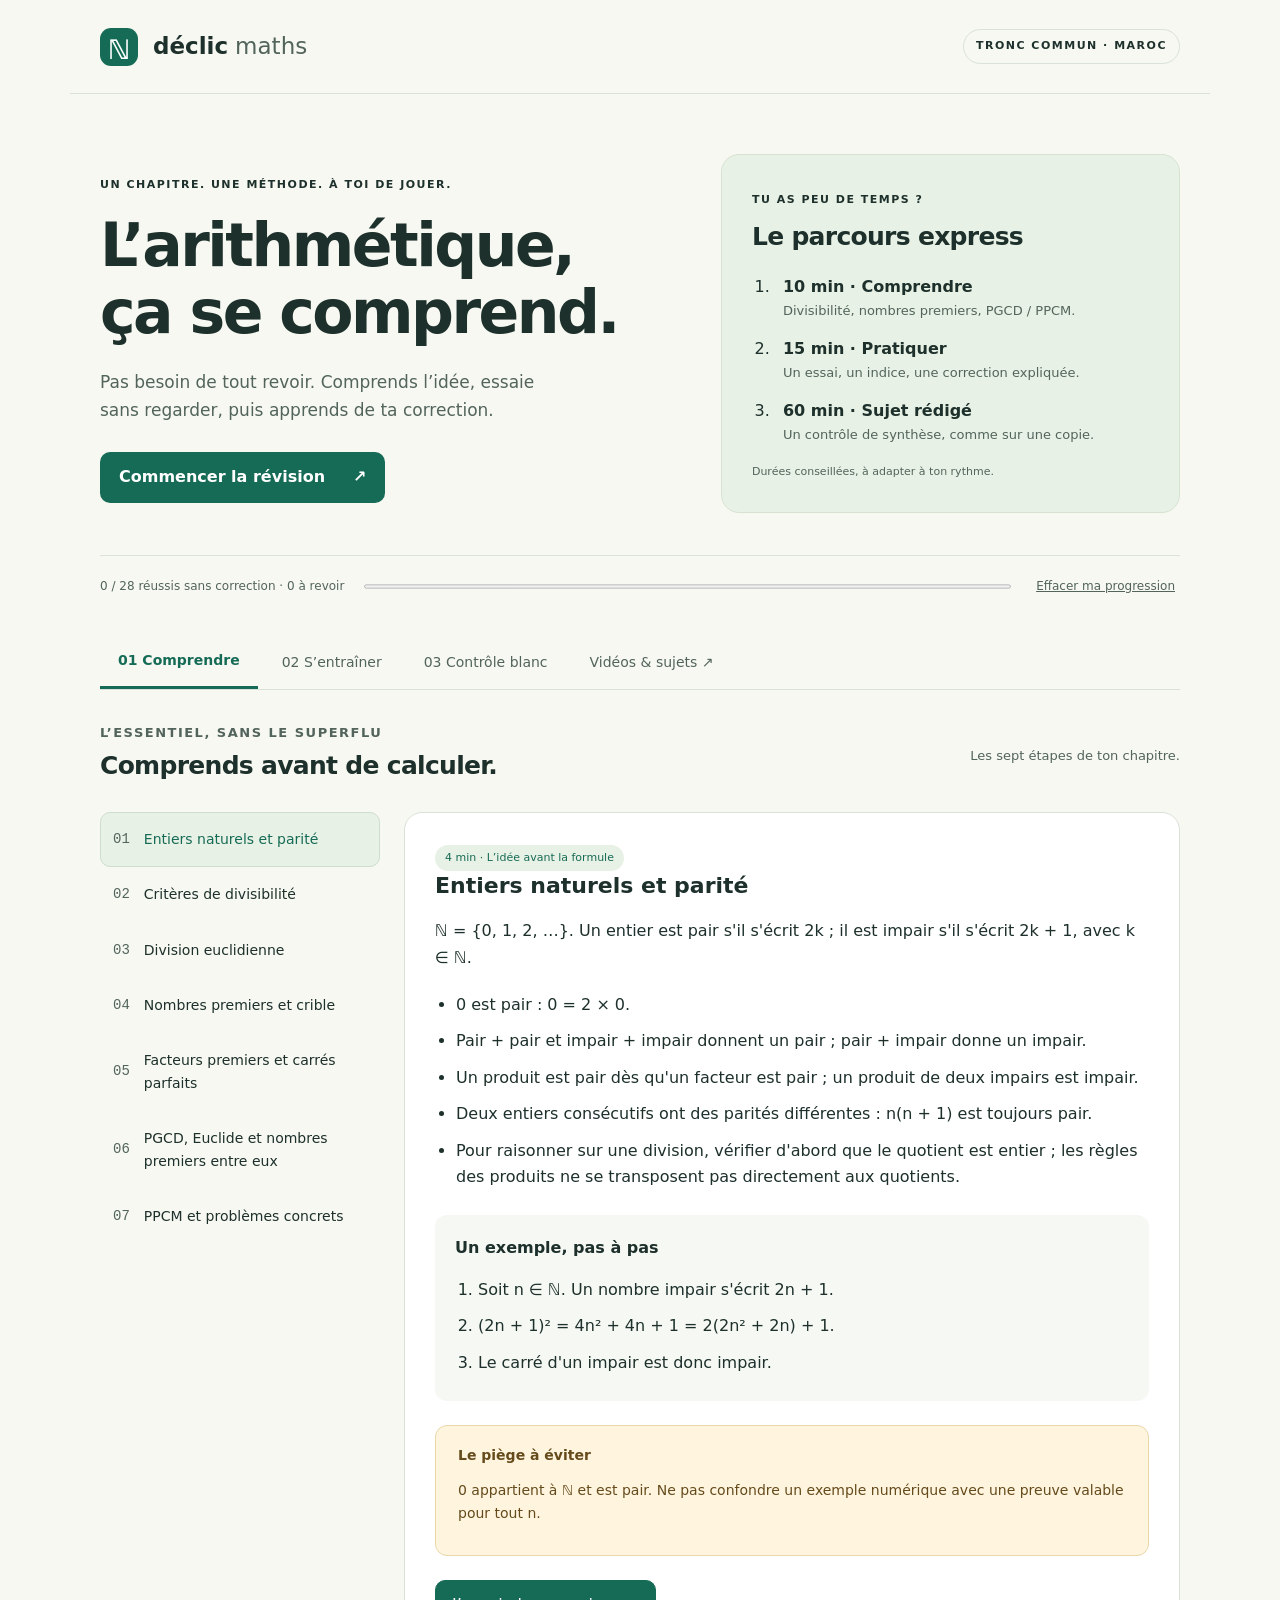
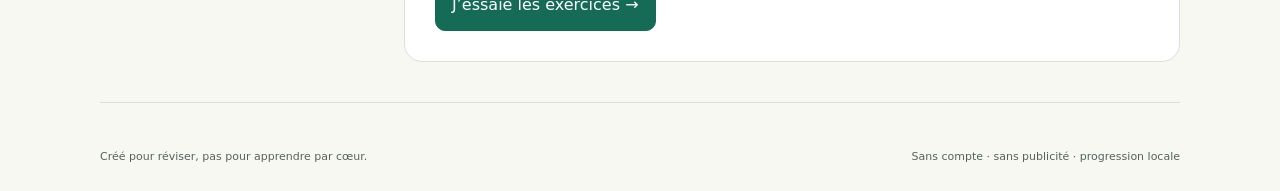
<file: declic-maths-upload/index.html>
<!DOCTYPE html>
<html lang="fr">
<head>
<meta charset="UTF-8">
<meta name="viewport" content="width=device-width, initial-scale=1.0">
<title>Déclic Maths · Arithmétique dans ℕ</title>
<meta name="description" content="Révise l’arithmétique dans ℕ : cours courts, exercices expliqués, entraînement et contrôle blanc. Une préparation ciblée pour le tronc commun au Maroc.">
<meta property="og:title" content="Déclic Maths · Arithmétique dans ℕ">
<meta property="og:description" content="Comprendre la méthode, s’entraîner, puis se tester. Tronc commun.">
<link rel="icon" href="data:image/svg+xml,%3Csvg xmlns='http://www.w3.org/2000/svg' viewBox='0 0 64 64'%3E%3Crect width='64' height='64' rx='16' fill='%23166b56'/%3E%3Ctext x='32' y='45' text-anchor='middle' font-size='42' fill='white'%3Eℕ%3C/text%3E%3C/svg%3E">
<link rel="stylesheet" href="style.css"><link rel="stylesheet" href="exam.css">
<script src="content.js" defer></script><script src="resources.js" defer></script><script src="exam-data.js" defer></script><script src="exam.js" defer></script><script src="app.js" defer></script>
</head>
<body>
<a class="skip" href="#main">Aller au contenu</a>
<header><a class="brand" href="./"><span class="brand-icon">ℕ</span> déclic<span class="muted">maths</span></a><span class="tag">TRONC COMMUN · MAROC</span></header>
<main id="main">
<section class="hero"><div><p class="eyebrow">UN CHAPITRE. UNE MÉTHODE. À TOI DE JOUER.</p><h1>L’arithmétique,<br>ça se comprend.</h1><p class="intro">Pas besoin de tout revoir. Comprends l’idée, essaie sans regarder, puis apprends de ta correction.</p><a class="primary button" href="#workspace">Commencer la révision <span aria-hidden="true">↗</span></a></div><aside class="route"><span class="eyebrow">TU AS PEU DE TEMPS ?</span><h2>Le parcours express</h2><ol><li><strong>10 min · Comprendre</strong><span>Divisibilité, nombres premiers, PGCD / PPCM.</span></li><li><strong>15 min · Pratiquer</strong><span>Un essai, un indice, une correction expliquée.</span></li><li><strong>60 min · Sujet rédigé</strong><span>Un contrôle de synthèse, comme sur une copie.</span></li></ol><p>Durées conseillées, à adapter à ton rythme.</p></aside></section>
<div class="progress-line"><span id="progress-text">Ta progression reste sur cet appareil.</span><progress id="progress" value="0" max="28" aria-label="Exercices réussis sans correction"></progress><button id="reset" class="text-button">Effacer ma progression</button></div>
<nav class="tabs" aria-label="Modes de révision"><button data-view="learn" aria-pressed="true">01 Comprendre</button><button data-view="practice" aria-pressed="false">02 S’entraîner</button><button data-view="exam" aria-pressed="false">03 Contrôle blanc</button><button data-view="resources" aria-pressed="false">Vidéos & sujets ↗</button></nav>
<div id="workspace">
<section id="learn-view" aria-label="Leçons"><div class="section-head"><div><p class="eyebrow">L’ESSENTIEL, SANS LE SUPERFLU</p><h2>Comprends avant de calculer.</h2></div><p>Les sept étapes de ton chapitre.</p></div><div class="learn-layout"><nav id="lesson-list" aria-label="Chapitres"></nav><article id="lesson-detail" class="card"><h3>Le programme de révision</h3><p>Entiers naturels et parité → divisibilité → division euclidienne → nombres premiers → décomposition → PGCD → PPCM.</p><p>ℕ contient 0. Un diviseur utilisé dans une division doit être non nul. Le reste vérifie toujours 0 ≤ r &lt; b.</p></article></div></section>
<section id="practice-view" hidden aria-label="Exercices"><div class="section-head"><div><p class="eyebrow">ESSAYER → COMPRENDRE → REFAIRE</p><h2>À toi de trouver.</h2></div><label>Thème <select id="topic"><option value="all">Tout le chapitre</option><option value="mistakes">Mes erreurs à revoir</option></select></label></div><div id="exercise-area" class="card"></div></section>
<section id="exam-view" hidden aria-label="Contrôle blanc"><div class="section-head"><div><p class="eyebrow">UN ENTRAÎNEMENT, PAS UNE ANNALE</p><h2>Le moment de vérifier.</h2></div></div><div id="exam-area" class="card"><p>Un sujet rédigé de 60 minutes conseillées, en 5 exercices, avec un barème proposé sur 20. Rédige les calculs et les démonstrations. L’analyse des thèmes retenus, le sujet imprimable et la correction guidée sont disponibles avec JavaScript.</p></div></section>
<section id="resources-view" hidden aria-label="Vidéos et annales"><div class="section-head"><div><p class="eyebrow">POUR DÉBLOQUER UN POINT PRÉCIS</p><h2>Regarde utile. Puis pratique.</h2></div></div><p>Choisis seulement la vidéo du point qui bloque. Mets sur pause avant la solution et essaie toi-même.</p><div id="resource-list"></div><aside class="notice"><strong>Et les examens de ton lycée à Casablanca ?</strong><p>Il manque le nom du lycée. La fiche proposée est un entraînement général de tronc commun, pas une annale identifiée de ton établissement.</p></aside></section>
</div>
<noscript><div class="notice">Active JavaScript pour les questions interactives. À retenir : pair = 2k, impair = 2k+1 ; a = bq+r avec 0 ≤ r &lt; b ; PGCD = facteurs communs aux plus petits exposants ; PPCM = tous les facteurs aux plus grands exposants. Pour a,b &gt; 0, PGCD(a,b) × PPCM(a,b) = a × b.</div></noscript>
<footer>Créé pour réviser, pas pour apprendre par cœur. <span>Sans compte · sans publicité · progression locale</span></footer>
</main>
</body></html>
</file>
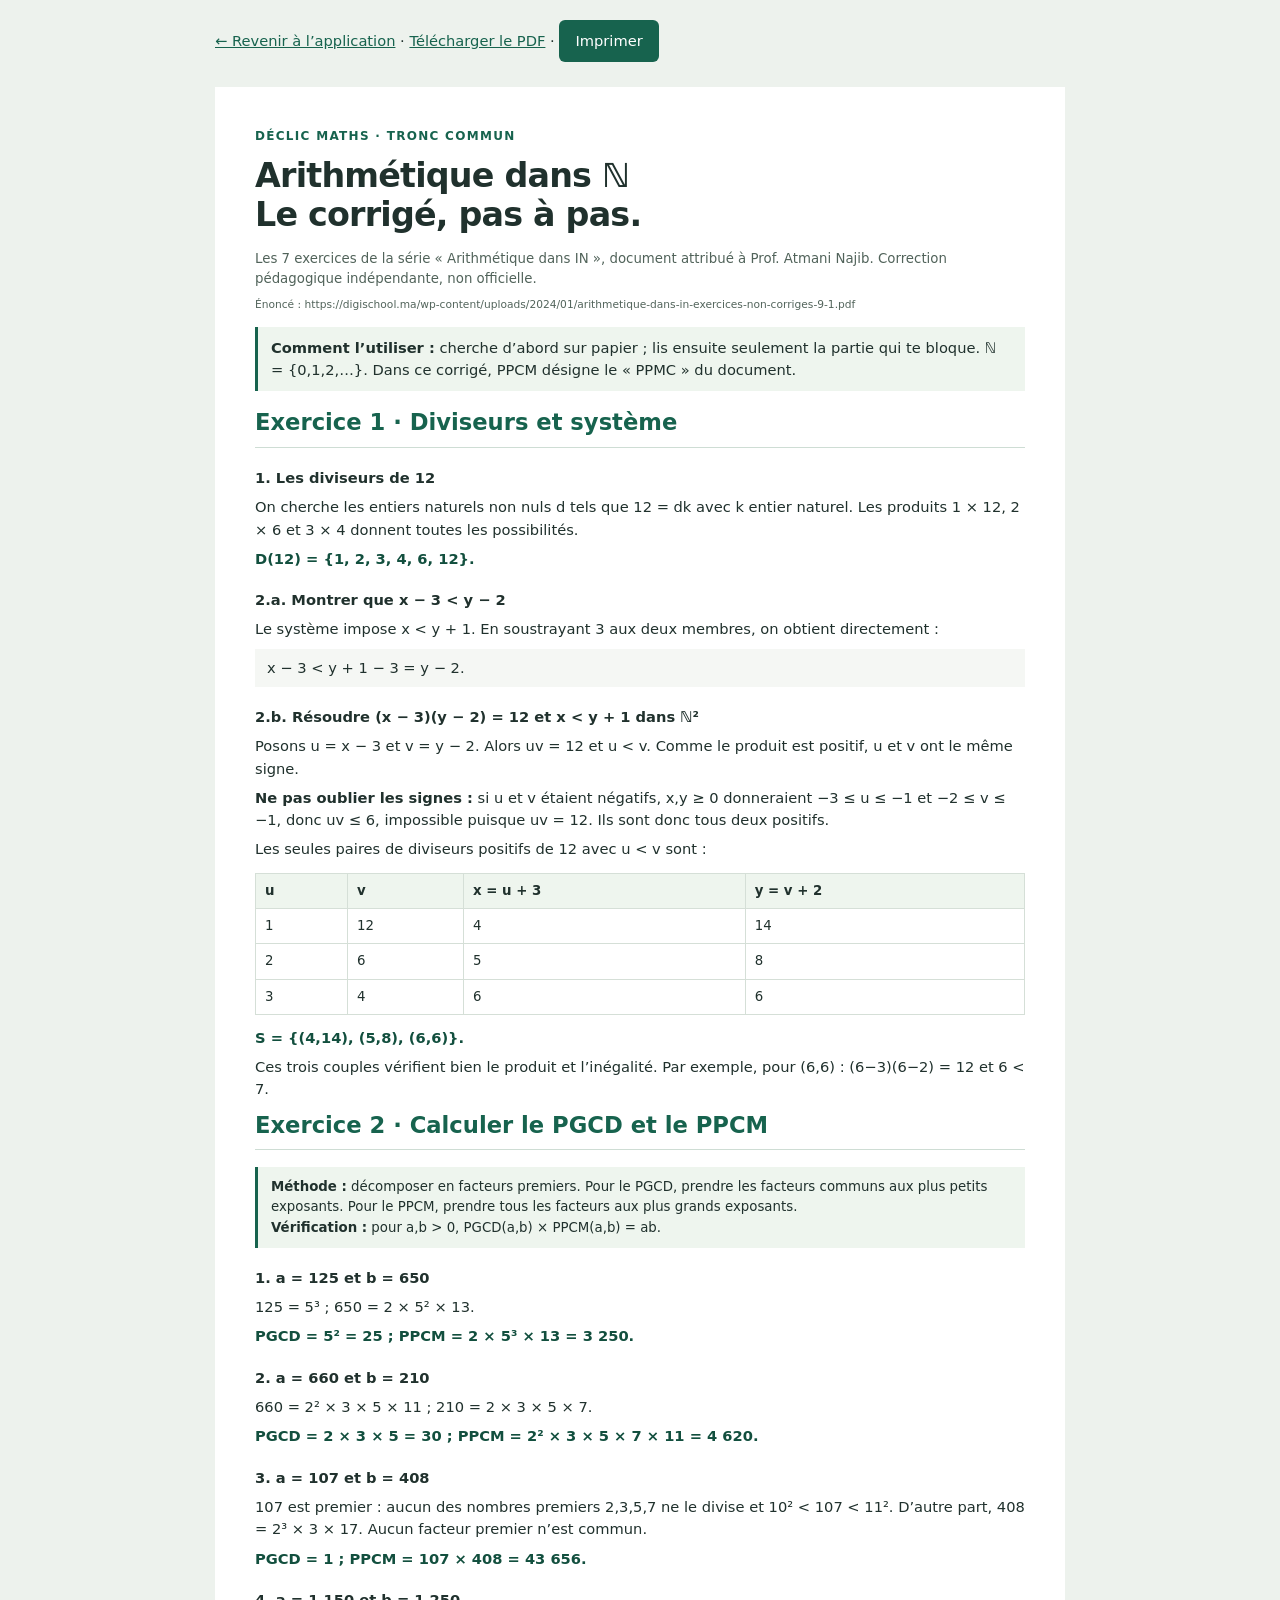
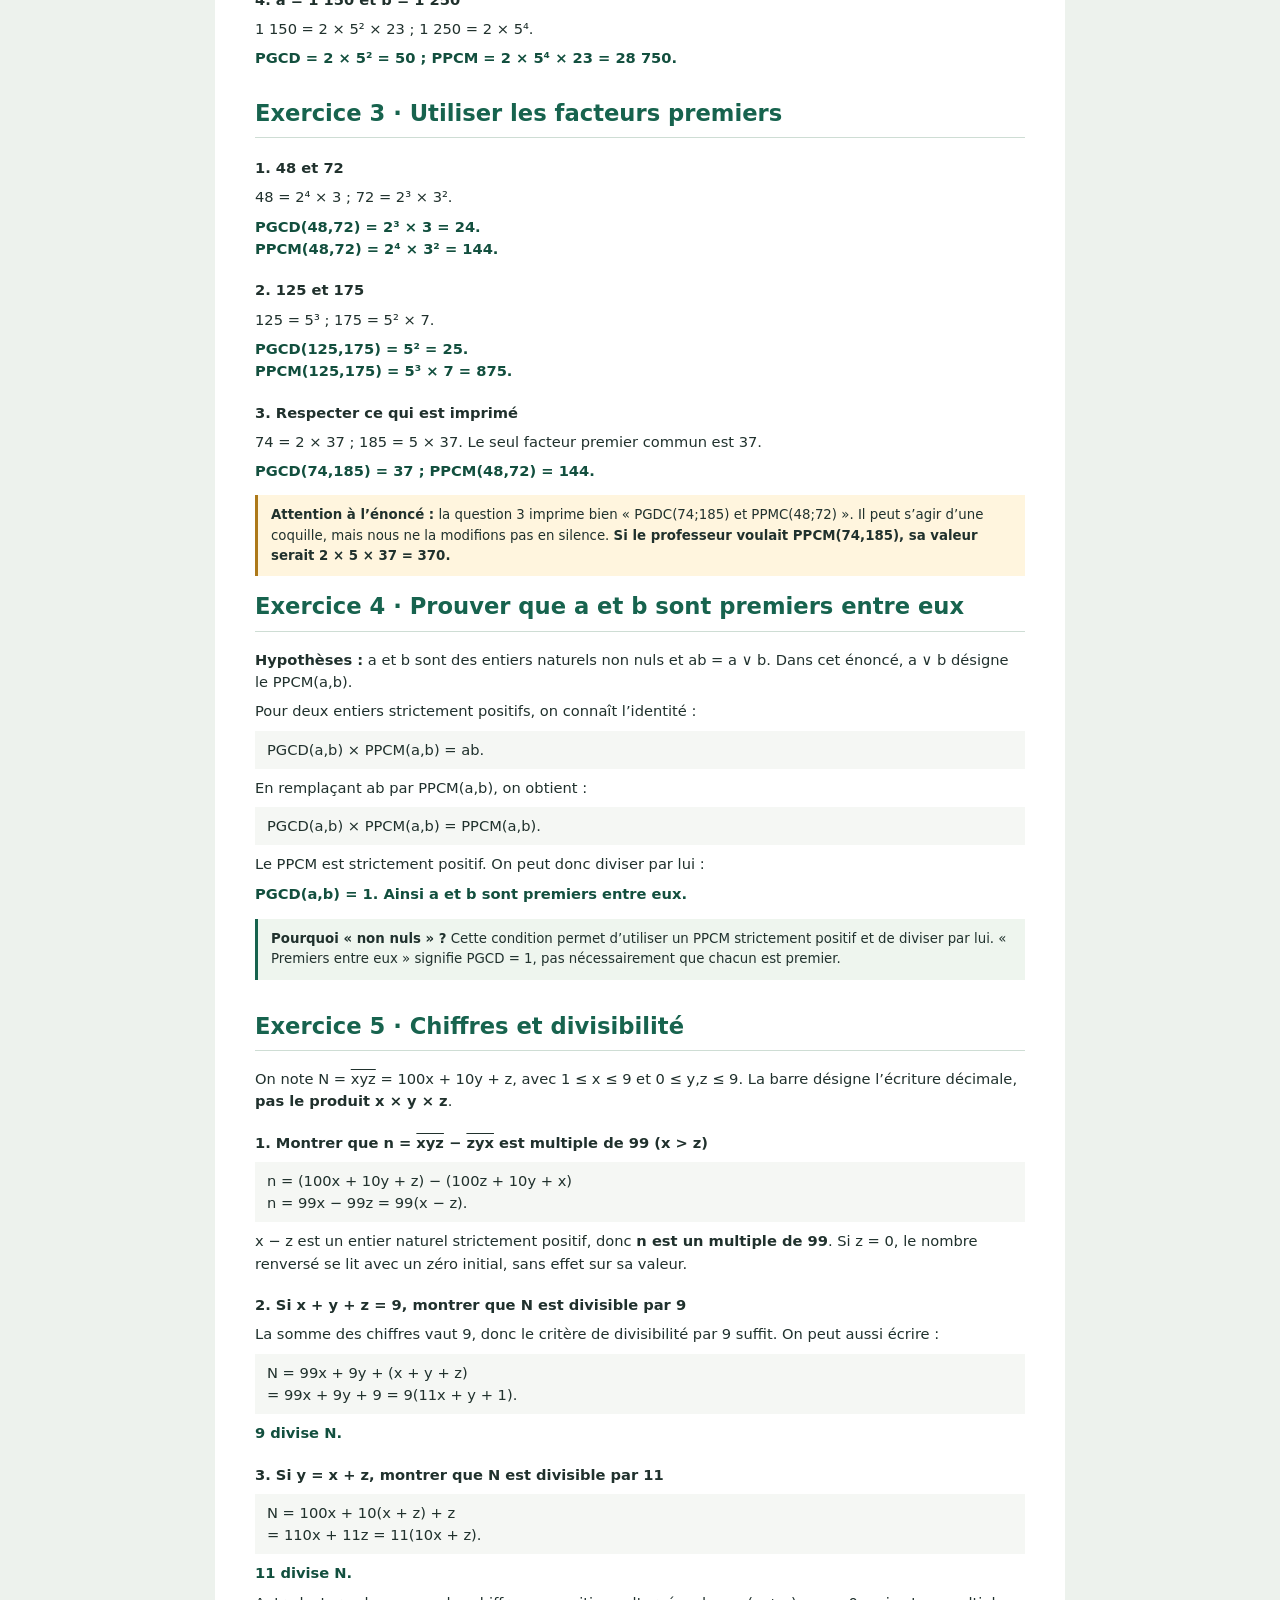
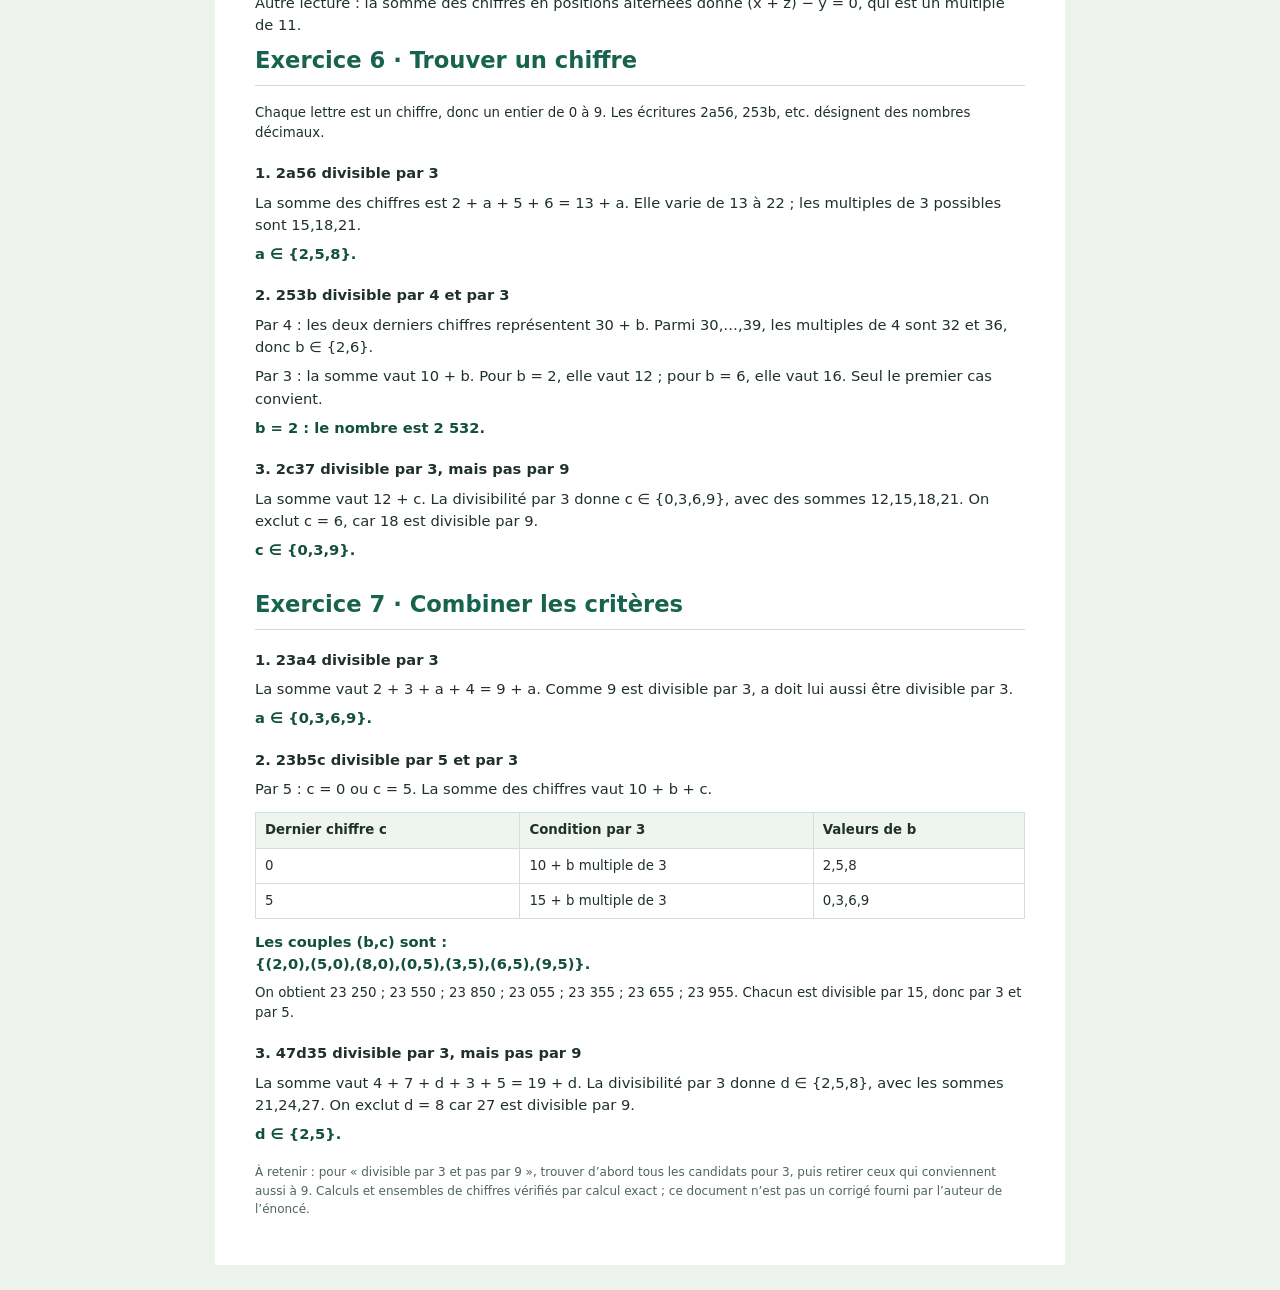
<file: declic-maths-upload/correction.html>
<!DOCTYPE html>
<html lang="fr"><head><meta charset="UTF-8"><meta name="viewport" content="width=device-width, initial-scale=1"><title>Corrigé détaillé — Série d’arithmétique dans ℕ</title>
<style>
@page{size:A4;margin:17mm 17mm 18mm}*{box-sizing:border-box}body{font:11pt/1.52 'DejaVu Sans',Arial,sans-serif;color:#20312d;background:#edf2ed;margin:0}main{max-width:850px;margin:25px auto;background:white;padding:40px}h1{font-size:25pt;line-height:1.18;letter-spacing:-.8px;margin:10px 0 15px}h2{font-size:17pt;color:#17634e;border-bottom:1px solid #ceddd4;padding-bottom:7px;margin:0 0 17px}h3{font-size:11pt;margin:19px 0 7px}p{margin:7px 0}.eyebrow{font-size:9pt;letter-spacing:1.3px;color:#17634e;font-weight:bold}.sub{font-size:10pt;color:#51635a}.box{background:#eef5ee;border-left:3px solid #17634e;padding:10px 13px;margin:14px 0}.warning{background:#fff5de;border-left:3px solid #ad791a;padding:10px 13px;margin:13px 0}.answer{font-weight:bold;color:#124f3e}.math{font-family:'DejaVu Sans',Arial,sans-serif}.formula{padding:8px 12px;background:#f5f7f4;margin:8px 0}.source{font-size:8pt;overflow-wrap:anywhere;color:#52645b}.page{break-after:page}.page:last-child{break-after:auto}table{width:100%;border-collapse:collapse;margin:12px 0;font-size:10pt}th,td{padding:7px 9px;text-align:left;border:1px solid #d5dfd7}th{background:#eef5ee}tr{break-inside:avoid}ul,ol{padding-left:23px;margin:8px 0}li{margin:4px 0}.screenbar{max-width:850px;margin:20px auto}a{color:#17634e}button{padding:10px 16px;background:#17634e;color:white;border:0;border-radius:6px;cursor:pointer;font:inherit}.footer-note{font-size:9pt;color:#52645b;margin-top:18px}.compact{font-size:10pt}@media print{body{background:white;font-size:10pt;line-height:1.35}main{padding:0;margin:0;max-width:none}.screenbar{display:none}h1{font-size:23pt;margin:8px 0 12px}h2{font-size:15pt;margin-bottom:12px}h3{font-size:10pt;margin:12px 0 5px}p{margin:5px 0}.formula{padding:6px 10px;margin:6px 0}.box,.warning{padding:8px 11px;margin:10px 0}.compact{font-size:9pt}th,td{padding:5px 8px}table{font-size:9pt}h2,h3{break-after:avoid}.box,.warning{break-inside:avoid}}@media(max-width:600px){main{padding:20px;margin:0}h1{font-size:23pt}.screenbar{padding:10px}table{font-size:9pt}th,td{padding:5px}.page{margin-bottom:35px}}
</style></head><body>
<div class="screenbar"><a href="./">← Revenir à l’application</a> · <a href="correction-arithmetique.pdf">Télécharger le PDF</a> · <button id="print">Imprimer</button></div>
<main>
<section class="page" aria-label="Page 1 — Exercice 1">
<div class="eyebrow">DÉCLIC MATHS · TRONC COMMUN</div><h1>Arithmétique dans ℕ<br>Le corrigé, pas à pas.</h1>
<p class="sub">Les 7 exercices de la série « Arithmétique dans IN », document attribué à Prof. Atmani Najib. Correction pédagogique indépendante, non officielle.</p>
<p class="source">Énoncé : https://digischool.ma/wp-content/uploads/2024/01/arithmetique-dans-in-exercices-non-corriges-9-1.pdf</p>
<div class="box"><strong>Comment l’utiliser :</strong> cherche d’abord sur papier ; lis ensuite seulement la partie qui te bloque. ℕ = {0,1,2,…}. Dans ce corrigé, PPCM désigne le « PPMC » du document.</div>
<h2>Exercice 1 · Diviseurs et système</h2>
<h3>1. Les diviseurs de 12</h3>
<p>On cherche les entiers naturels non nuls d tels que 12 = dk avec k entier naturel. Les produits 1 × 12, 2 × 6 et 3 × 4 donnent toutes les possibilités.</p>
<p class="answer">D(12) = {1, 2, 3, 4, 6, 12}.</p>
<h3>2.a. Montrer que x − 3 &lt; y − 2</h3>
<p>Le système impose x &lt; y + 1. En soustrayant 3 aux deux membres, on obtient directement :</p>
<div class="formula">x − 3 &lt; y + 1 − 3 = y − 2.</div>
<h3>2.b. Résoudre (x − 3)(y − 2) = 12 et x &lt; y + 1 dans ℕ²</h3>
<p>Posons u = x − 3 et v = y − 2. Alors uv = 12 et u &lt; v. Comme le produit est positif, u et v ont le même signe.</p>
<p><strong>Ne pas oublier les signes :</strong> si u et v étaient négatifs, x,y ≥ 0 donneraient −3 ≤ u ≤ −1 et −2 ≤ v ≤ −1, donc uv ≤ 6, impossible puisque uv = 12. Ils sont donc tous deux positifs.</p>
<p>Les seules paires de diviseurs positifs de 12 avec u &lt; v sont :</p>
<table><thead><tr><th>u</th><th>v</th><th>x = u + 3</th><th>y = v + 2</th></tr></thead><tbody><tr><td>1</td><td>12</td><td>4</td><td>14</td></tr><tr><td>2</td><td>6</td><td>5</td><td>8</td></tr><tr><td>3</td><td>4</td><td>6</td><td>6</td></tr></tbody></table>
<p class="answer">S = {(4,14), (5,8), (6,6)}.</p><p>Ces trois couples vérifient bien le produit et l’inégalité. Par exemple, pour (6,6) : (6−3)(6−2) = 12 et 6 &lt; 7.</p>
</section>
<section class="page" aria-label="Page 2 — Exercices 2 et 3">
<h2>Exercice 2 · Calculer le PGCD et le PPCM</h2>
<div class="box compact"><strong>Méthode :</strong> décomposer en facteurs premiers. Pour le PGCD, prendre les facteurs communs aux plus petits exposants. Pour le PPCM, prendre tous les facteurs aux plus grands exposants.<br><strong>Vérification :</strong> pour a,b &gt; 0, PGCD(a,b) × PPCM(a,b) = ab.</div>
<h3>1. a = 125 et b = 650</h3>
<p>125 = 5³ ; 650 = 2 × 5² × 13.</p><p class="answer">PGCD = 5² = 25 ; PPCM = 2 × 5³ × 13 = 3 250.</p>
<h3>2. a = 660 et b = 210</h3>
<p>660 = 2² × 3 × 5 × 11 ; 210 = 2 × 3 × 5 × 7.</p><p class="answer">PGCD = 2 × 3 × 5 = 30 ; PPCM = 2² × 3 × 5 × 7 × 11 = 4 620.</p>
<h3>3. a = 107 et b = 408</h3>
<p>107 est premier : aucun des nombres premiers 2,3,5,7 ne le divise et 10² &lt; 107 &lt; 11². D’autre part, 408 = 2³ × 3 × 17. Aucun facteur premier n’est commun.</p><p class="answer">PGCD = 1 ; PPCM = 107 × 408 = 43 656.</p>
<h3>4. a = 1 150 et b = 1 250</h3>
<p>1 150 = 2 × 5² × 23 ; 1 250 = 2 × 5⁴.</p><p class="answer">PGCD = 2 × 5² = 50 ; PPCM = 2 × 5⁴ × 23 = 28 750.</p>
<h2 style="margin-top:26px">Exercice 3 · Utiliser les facteurs premiers</h2>
<h3>1. 48 et 72</h3>
<p>48 = 2⁴ × 3 ; 72 = 2³ × 3².</p><p class="answer">PGCD(48,72) = 2³ × 3 = 24.<br>PPCM(48,72) = 2⁴ × 3² = 144.</p>
<h3>2. 125 et 175</h3>
<p>125 = 5³ ; 175 = 5² × 7.</p><p class="answer">PGCD(125,175) = 5² = 25.<br>PPCM(125,175) = 5³ × 7 = 875.</p>
<h3>3. Respecter ce qui est imprimé</h3>
<p>74 = 2 × 37 ; 185 = 5 × 37. Le seul facteur premier commun est 37.</p>
<p class="answer">PGCD(74,185) = 37 ; PPCM(48,72) = 144.</p>
<div class="warning compact"><strong>Attention à l’énoncé :</strong> la question 3 imprime bien « PGDC(74;185) et PPMC(48;72) ». Il peut s’agir d’une coquille, mais nous ne la modifions pas en silence. <strong>Si le professeur voulait PPCM(74,185), sa valeur serait 2 × 5 × 37 = 370.</strong></div>
</section>
<section class="page" aria-label="Page 3 — Exercices 4 et 5">
<h2>Exercice 4 · Prouver que a et b sont premiers entre eux</h2>
<p><strong>Hypothèses :</strong> a et b sont des entiers naturels non nuls et ab = a ∨ b. Dans cet énoncé, a ∨ b désigne le PPCM(a,b).</p>
<p>Pour deux entiers strictement positifs, on connaît l’identité :</p>
<div class="formula">PGCD(a,b) × PPCM(a,b) = ab.</div>
<p>En remplaçant ab par PPCM(a,b), on obtient :</p>
<div class="formula">PGCD(a,b) × PPCM(a,b) = PPCM(a,b).</div>
<p>Le PPCM est strictement positif. On peut donc diviser par lui :</p>
<p class="answer">PGCD(a,b) = 1. Ainsi a et b sont premiers entre eux.</p>
<div class="box compact"><strong>Pourquoi « non nuls » ?</strong> Cette condition permet d’utiliser un PPCM strictement positif et de diviser par lui. « Premiers entre eux » signifie PGCD = 1, pas nécessairement que chacun est premier.</div>
<h2 style="margin-top:29px">Exercice 5 · Chiffres et divisibilité</h2>
<p>On note N = <span style="text-decoration:overline">xyz</span> = 100x + 10y + z, avec 1 ≤ x ≤ 9 et 0 ≤ y,z ≤ 9. La barre désigne l’écriture décimale, <strong>pas le produit x × y × z</strong>.</p>
<h3>1. Montrer que n = <span style="text-decoration:overline">xyz</span> − <span style="text-decoration:overline">zyx</span> est multiple de 99 (x &gt; z)</h3>
<div class="formula">n = (100x + 10y + z) − (100z + 10y + x)<br>n = 99x − 99z = 99(x − z).</div>
<p>x − z est un entier naturel strictement positif, donc <strong>n est un multiple de 99</strong>. Si z = 0, le nombre renversé se lit avec un zéro initial, sans effet sur sa valeur.</p>
<h3>2. Si x + y + z = 9, montrer que N est divisible par 9</h3>
<p>La somme des chiffres vaut 9, donc le critère de divisibilité par 9 suffit. On peut aussi écrire :</p>
<div class="formula">N = 99x + 9y + (x + y + z)<br>= 99x + 9y + 9 = 9(11x + y + 1).</div>
<p class="answer">9 divise N.</p>
<h3>3. Si y = x + z, montrer que N est divisible par 11</h3>
<div class="formula">N = 100x + 10(x + z) + z<br>= 110x + 11z = 11(10x + z).</div>
<p class="answer">11 divise N.</p><p>Autre lecture : la somme des chiffres en positions alternées donne (x + z) − y = 0, qui est un multiple de 11.</p>
</section>
<section class="page" aria-label="Page 4 — Exercices 6 et 7">
<h2>Exercice 6 · Trouver un chiffre</h2>
<p class="compact">Chaque lettre est un chiffre, donc un entier de 0 à 9. Les écritures 2a56, 253b, etc. désignent des nombres décimaux.</p>
<h3>1. 2a56 divisible par 3</h3>
<p>La somme des chiffres est 2 + a + 5 + 6 = 13 + a. Elle varie de 13 à 22 ; les multiples de 3 possibles sont 15,18,21.</p>
<p class="answer">a ∈ {2,5,8}.</p>
<h3>2. 253b divisible par 4 et par 3</h3>
<p>Par 4 : les deux derniers chiffres représentent 30 + b. Parmi 30,…,39, les multiples de 4 sont 32 et 36, donc b ∈ {2,6}.</p>
<p>Par 3 : la somme vaut 10 + b. Pour b = 2, elle vaut 12 ; pour b = 6, elle vaut 16. Seul le premier cas convient.</p>
<p class="answer">b = 2 : le nombre est 2 532.</p>
<h3>3. 2c37 divisible par 3, mais pas par 9</h3>
<p>La somme vaut 12 + c. La divisibilité par 3 donne c ∈ {0,3,6,9}, avec des sommes 12,15,18,21. On exclut c = 6, car 18 est divisible par 9.</p>
<p class="answer">c ∈ {0,3,9}.</p>
<h2 style="margin-top:26px">Exercice 7 · Combiner les critères</h2>
<h3>1. 23a4 divisible par 3</h3>
<p>La somme vaut 2 + 3 + a + 4 = 9 + a. Comme 9 est divisible par 3, a doit lui aussi être divisible par 3.</p>
<p class="answer">a ∈ {0,3,6,9}.</p>
<h3>2. 23b5c divisible par 5 et par 3</h3>
<p>Par 5 : c = 0 ou c = 5. La somme des chiffres vaut 10 + b + c.</p>
<table><thead><tr><th>Dernier chiffre c</th><th>Condition par 3</th><th>Valeurs de b</th></tr></thead><tbody><tr><td>0</td><td>10 + b multiple de 3</td><td>2,5,8</td></tr><tr><td>5</td><td>15 + b multiple de 3</td><td>0,3,6,9</td></tr></tbody></table>
<p class="answer">Les couples (b,c) sont :<br>{(2,0),(5,0),(8,0),(0,5),(3,5),(6,5),(9,5)}.</p>
<p class="compact">On obtient 23 250 ; 23 550 ; 23 850 ; 23 055 ; 23 355 ; 23 655 ; 23 955. Chacun est divisible par 15, donc par 3 et par 5.</p>
<h3>3. 47d35 divisible par 3, mais pas par 9</h3>
<p>La somme vaut 4 + 7 + d + 3 + 5 = 19 + d. La divisibilité par 3 donne d ∈ {2,5,8}, avec les sommes 21,24,27. On exclut d = 8 car 27 est divisible par 9.</p>
<p class="answer">d ∈ {2,5}.</p>
<p class="footer-note">À retenir : pour « divisible par 3 et pas par 9 », trouver d’abord tous les candidats pour 3, puis retirer ceux qui conviennent aussi à 9. Calculs et ensembles de chiffres vérifiés par calcul exact ; ce document n’est pas un corrigé fourni par l’auteur de l’énoncé.</p>
</section>
</main><script>document.getElementById('print').addEventListener('click',()=>window.print());</script></body></html>
</file>
<file: declic-maths-upload/style.css>
:root{--bg:#f7f8f2;--surface:#fff;--text:#1d302b;--muted:#52645c;--accent:#166b56;--border:#d8e2d9;--pale:#e8f1e5;--error:#9d302a;--radius:18px}* ,*::before,*::after{box-sizing:border-box}body{margin:0;background:var(--bg);color:var(--text);font:16px/1.65 system-ui,-apple-system,sans-serif}a{color:var(--accent)}button,select{font:inherit}button,.button{cursor:pointer}button{border:1px solid var(--border);border-radius:10px;padding:.7rem 1rem;background:var(--surface);color:var(--text)}button:hover{border-color:var(--accent)}button:disabled{cursor:default;opacity:.75}a:focus-visible,button:focus-visible,select:focus-visible,input:focus-visible,summary:focus-visible{outline:3px solid #ad610a;outline-offset:4px}header,main{max-width:1140px;margin:auto;padding:0 30px}header{display:flex;justify-content:space-between;align-items:center;gap:15px;min-height:94px;border-bottom:1px solid var(--border)}.brand{display:flex;align-items:center;gap:7px;font-size:23px;text-decoration:none;font-weight:750;color:var(--text)}.brand-icon{display:inline-grid;place-items:center;background:var(--accent);color:white;border-radius:11px;width:38px;height:38px;margin-right:8px;font-size:27px}.muted{color:var(--muted);font-weight:400}.tag,.eyebrow{font-size:11px;letter-spacing:1.5px;font-weight:750}.tag{border:1px solid var(--border);border-radius:30px;padding:7px 12px}.hero{display:grid;grid-template-columns:1.2fr 1fr;gap:70px;align-items:center;padding:60px 0 42px}h1{font-size:clamp(36px,5vw,60px);line-height:1.12;letter-spacing:-2.5px;margin:18px 0 22px}h2{font-size:25px;line-height:1.3;letter-spacing:-.7px}h3{font-size:22px;line-height:1.4;margin:0 0 16px}p{margin:12px 0}.intro{font-size:17px;color:var(--muted);max-width:460px;margin-bottom:28px}.primary{background:var(--accent);color:white;border-color:var(--accent)}.primary:hover{background:#10533f}.button{text-decoration:none;display:inline-flex;gap:28px;border-radius:10px;padding:12px 19px;font-weight:600}.route{padding:30px;background:var(--pale);border-radius:var(--radius);border:1px solid #d6e3d1}.route h2{margin:10px 0 20px}.route ol{padding-left:23px;margin:0}.route li{padding:0 0 14px 8px}.route li:last-child{padding-bottom:0}.route li span{display:block;font-size:13px;color:var(--muted)}.route p{font-size:11px;color:var(--muted);margin:18px 0 0}.progress-line{display:flex;align-items:center;gap:20px;font-size:12px;color:var(--muted);padding:16px 0;border-top:1px solid var(--border)}progress{accent-color:var(--accent);height:9px;flex:1;min-width:50px}.text-button{border:0;background:transparent;padding:5px;font-size:12px;color:var(--muted);text-decoration:underline}.tabs{display:flex;gap:6px;border-bottom:1px solid var(--border);padding-top:18px;flex-wrap:wrap}.tabs button{background:transparent;border:0;border-radius:0;padding:14px 18px;color:var(--muted);font-size:14px}.tabs button[aria-pressed=true]{border-bottom:3px solid var(--accent);color:var(--accent);font-weight:750}.section-head{display:flex;align-items:center;justify-content:space-between;gap:20px;margin:32px 0 24px}.section-head h2{margin:6px 0}.section-head p{font-size:13px;color:var(--muted);margin:0}.learn-layout{display:grid;grid-template-columns:280px minmax(0,1fr);gap:24px}.card{background:var(--surface);border:1px solid var(--border);border-radius:var(--radius);padding:30px;min-width:0}.lesson-button{display:flex;width:100%;gap:14px;align-items:center;text-align:left;background:transparent;border-color:transparent;padding:15px 12px;font-size:14px}.lesson-button[aria-current=true]{background:var(--pale);color:var(--accent);border-color:#ceddce}.number{font-family:monospace;color:var(--muted)}.pill{font-size:11px;border-radius:20px;padding:4px 10px;background:var(--pale);color:var(--accent);display:inline-block}.rule-list{padding-left:21px}.rule-list li{padding:5px 0}.example{padding:20px;background:#f6f8f4;border-radius:12px;margin:20px 0}.example h4{margin:0 0 10px}.example ol{padding-left:23px;margin:0}.example li{padding:5px 0;overflow-wrap:anywhere}.notice{background:#fff5df;border:1px solid #ead7aa;border-radius:12px;padding:18px 22px;margin:24px 0;color:#654a1b;font-size:14px}.actions{display:flex;gap:10px;flex-wrap:wrap;margin-top:22px}.options{display:grid;grid-template-columns:1fr 1fr;gap:12px;margin:24px 0}.option{text-align:left;display:flex;gap:12px;align-items:center;min-height:60px}.option[aria-pressed=true]{border:2px solid var(--accent);background:var(--pale)}.option.correct{background:#e4f5e9;border:2px solid #247340}.option.wrong{background:#ffefeb;border:2px solid var(--error)}.feedback{border-left:4px solid var(--accent);padding:8px 18px;margin-top:20px}.feedback.error{border-color:var(--error)}.feedback h4{margin:0}.feedback ol{padding-left:22px}select{padding:9px;border:1px solid var(--border);border-radius:8px;max-width:100%;background:white;color:var(--text)}label{font-size:13px;display:flex;gap:10px;align-items:center}.exam-question{padding:20px 0;border-bottom:1px solid var(--border)}.exam-question legend{font-weight:650;padding:0}.exam-question fieldset{border:0;padding:0;margin:0;min-width:0}.exam-question label{padding:9px 0;font-size:15px;align-items:flex-start}.exam-question input{margin-top:7px;accent-color:var(--accent)}.score{font-size:45px;font-weight:750;color:var(--accent)}details{padding:12px 0}summary{cursor:pointer;color:var(--accent);font-weight:650}.resources-grid{display:grid;grid-template-columns:1fr 1fr;gap:16px;margin:20px 0}.resource h4{margin:12px 0}.resource{overflow-wrap:anywhere}.resource p{font-size:14px;color:var(--muted)}.resource .pill{font-size:11px;letter-spacing:0;max-width:100%}.resource a{display:inline-block;margin-top:10px;font-weight:650}footer{display:flex;justify-content:space-between;gap:15px;padding:45px 0 25px;margin-top:40px;color:var(--muted);font-size:11px;border-top:1px solid var(--border)}.skip{position:fixed;left:16px;top:-100px;background:white;padding:12px;z-index:5}.skip:focus{top:10px}[hidden]{display:none}#workspace{scroll-margin-top:20px}#storage-warning{color:var(--error)}@media(max-width:760px){header,main{padding:0 18px}.tag{font-size:9px;letter-spacing:.6px}.brand{font-size:19px}.brand-icon{margin-right:1px}.hero{grid-template-columns:1fr;gap:28px;padding-top:32px}h1{letter-spacing:-1.5px}.route{padding:24px}.progress-line{flex-wrap:wrap;gap:10px}.progress-line span{flex-basis:100%}.tabs button{font-size:12px;padding:12px 10px;flex:1 0 40%}.learn-layout{grid-template-columns:1fr}.learn-layout nav{display:grid;grid-template-columns:1fr 1fr;gap:4px}.lesson-button{font-size:12px;padding:10px;gap:7px}.section-head{align-items:flex-start;flex-direction:column}.card{padding:22px}.resources-grid,.options{grid-template-columns:1fr}footer{flex-direction:column}.section-head label{flex-wrap:wrap}h3{font-size:20px}}@media print{header,.hero,.tabs,.progress-line,.actions,footer,button{display:none}body{background:white}.card{border:0}main{max-width:none}.learn-layout{display:block}.learn-layout nav{display:none}}
</file>
<file: declic-maths-upload/exam.css>
.exam-meta{font-weight:750;color:var(--accent)}.exam-analysis{padding:18px;background:#f4f7f0;border:1px solid var(--border);border-radius:12px;margin:20px 0}.evidence-item{padding:14px 0;border-bottom:1px solid var(--border)}.evidence-item h3{font-size:17px;margin:0}.source-ref,.draft-note{font-size:13px;color:var(--muted)}.source-ref{overflow-wrap:anywhere}.exam-outline{border-collapse:collapse;width:100%;margin:20px 0;font-size:14px}.exam-outline th,.exam-outline td{padding:12px 9px;border-bottom:1px solid var(--border);text-align:left}.exam-outline th{color:var(--accent);background:var(--pale)}.written-exercise{border-top:1px solid var(--border);padding-top:28px;margin-top:28px}.written-question{margin:23px 0}.written-question label{display:block;font-size:15px;font-weight:600;margin-bottom:10px}.written-question textarea{display:block;width:100%;resize:vertical;min-height:100px;border:1px solid #bacbc0;border-radius:9px;padding:12px;font:15px/1.6 system-ui,sans-serif;color:var(--text);background:#fcfdfb}.written-question textarea:focus-visible{outline:3px solid #ad610a;outline-offset:3px}.written-question textarea[readonly]{background:#f0f4ee}.written-results{overflow-wrap:anywhere;margin-top:35px;padding-top:30px;border-top:3px solid var(--accent);scroll-margin-top:20px}.self-score{padding:18px;border:1px solid var(--border);background:var(--pale);border-radius:12px;display:flex;align-items:center;gap:20px;margin:20px 0}.self-score span{font-size:13px;max-width:280px}.correction-group{margin-top:26px}.correction-group h3{font-size:19px}.correction-group details{border-bottom:1px solid var(--border)}.correction-group li{margin:10px 0}.rubric{border:1px solid var(--border);border-radius:10px;padding:15px;min-width:0}.rubric legend{font-weight:700;font-size:13px}.rubric label{display:flex;align-items:flex-start;gap:10px;font-size:14px;margin:9px 0}.rubric input{accent-color:var(--accent);flex-shrink:0;margin-top:6px}.actions a{font-size:14px}.written-exercise h3,.written-results h3{overflow-wrap:anywhere}@media(max-width:600px){.exam-outline{font-size:12px}.exam-outline th,.exam-outline td{padding:9px 6px}.exam-outline td:first-child{width:55%}.self-score{flex-direction:column;align-items:flex-start;gap:3px}.exam-analysis{padding:13px}.written-question label{font-size:14px}.rubric{padding:10px}.written-question textarea{font-size:16px}}@media print{.written-question textarea{min-height:95px}.written-exercise{break-inside:avoid}.rubric{break-inside:avoid}.exam-analysis{display:none}}
</file>
